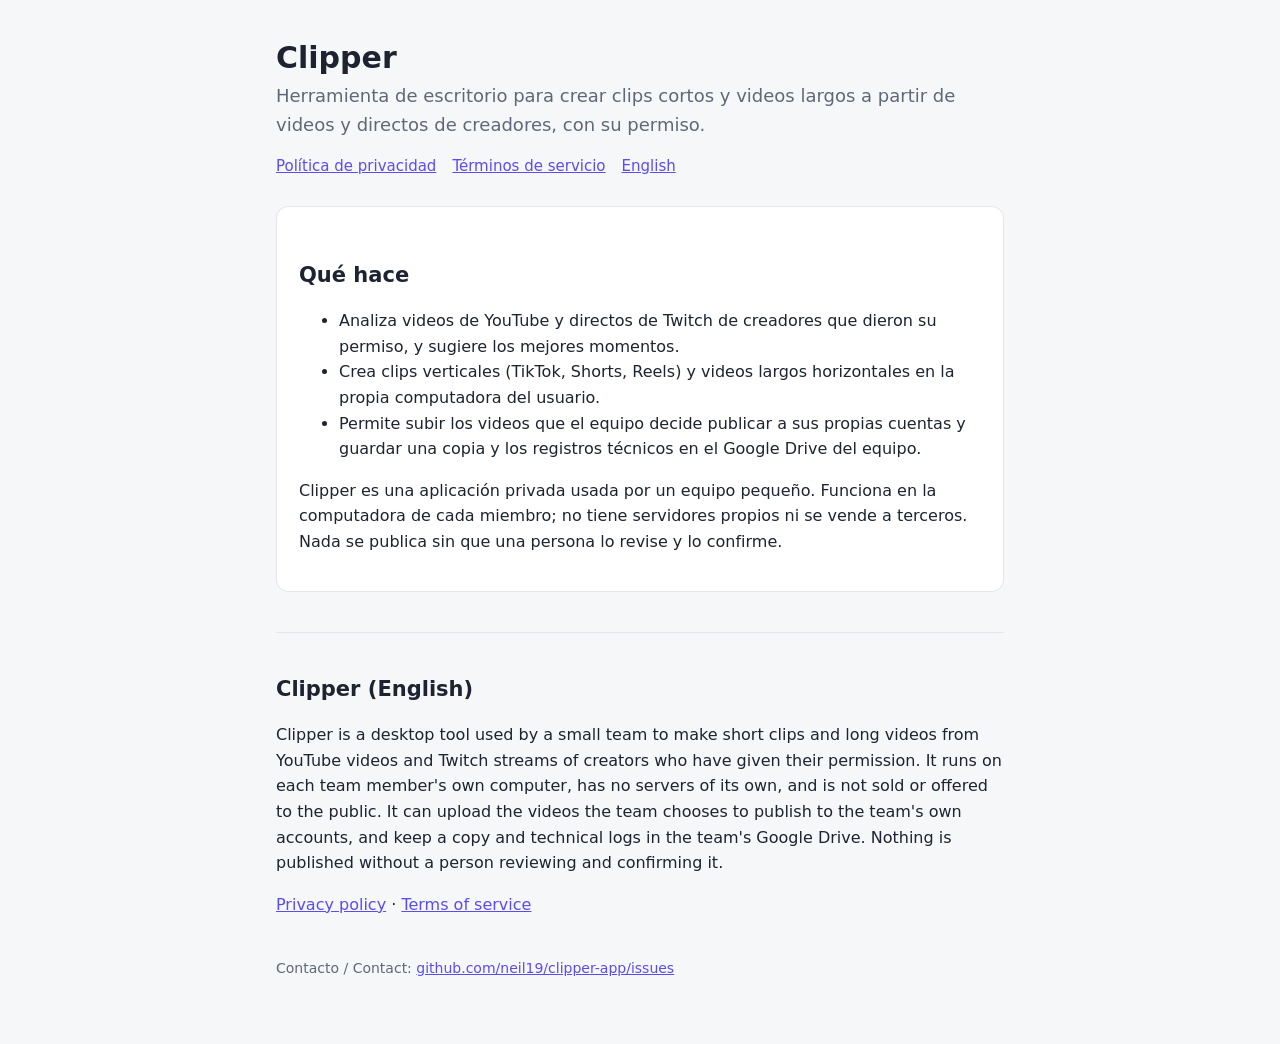
<file: index.html>
<!doctype html>
<html lang="es">
<head>
  <meta charset="utf-8">
  <meta name="viewport" content="width=device-width, initial-scale=1">
  <title>Clipper</title>
  <meta name="description" content="Clipper: herramienta de escritorio para crear clips de videos de creadores con su permiso.">
  <link rel="stylesheet" href="style.css">
</head>
<body>
<main>
  <header>
    <h1>Clipper</h1>
    <p class="lead">Herramienta de escritorio para crear clips cortos y videos largos a partir de videos y directos de creadores, con su permiso.</p>
    <nav>
      <a href="privacidad.html">Política de privacidad</a>
      <a href="terminos.html">Términos de servicio</a>
      <a href="#en">English</a>
    </nav>
  </header>

  <section class="card">
    <h2>Qué hace</h2>
    <ul>
      <li>Analiza videos de YouTube y directos de Twitch de creadores que dieron su permiso, y sugiere los mejores momentos.</li>
      <li>Crea clips verticales (TikTok, Shorts, Reels) y videos largos horizontales en la propia computadora del usuario.</li>
      <li>Permite subir los videos que el equipo decide publicar a sus propias cuentas y guardar una copia y los registros técnicos en el Google Drive del equipo.</li>
    </ul>
    <p>Clipper es una aplicación privada usada por un equipo pequeño. Funciona en la computadora de cada miembro; no tiene servidores propios ni se vende a terceros. Nada se publica sin que una persona lo revise y lo confirme.</p>
  </section>

  <hr id="en">

  <section lang="en">
    <h2>Clipper (English)</h2>
    <p>Clipper is a desktop tool used by a small team to make short clips and long videos from YouTube videos and Twitch streams of creators who have given their permission. It runs on each team member's own computer, has no servers of its own, and is not sold or offered to the public. It can upload the videos the team chooses to publish to the team's own accounts, and keep a copy and technical logs in the team's Google Drive. Nothing is published without a person reviewing and confirming it.</p>
    <p><a href="privacidad.html#en">Privacy policy</a> · <a href="terminos.html#en">Terms of service</a></p>
  </section>

  <footer>
    Contacto / Contact: <a href="https://github.com/neil19/clipper-app/issues">github.com/neil19/clipper-app/issues</a>
  </footer>
</main>
</body>
</html>
</file>
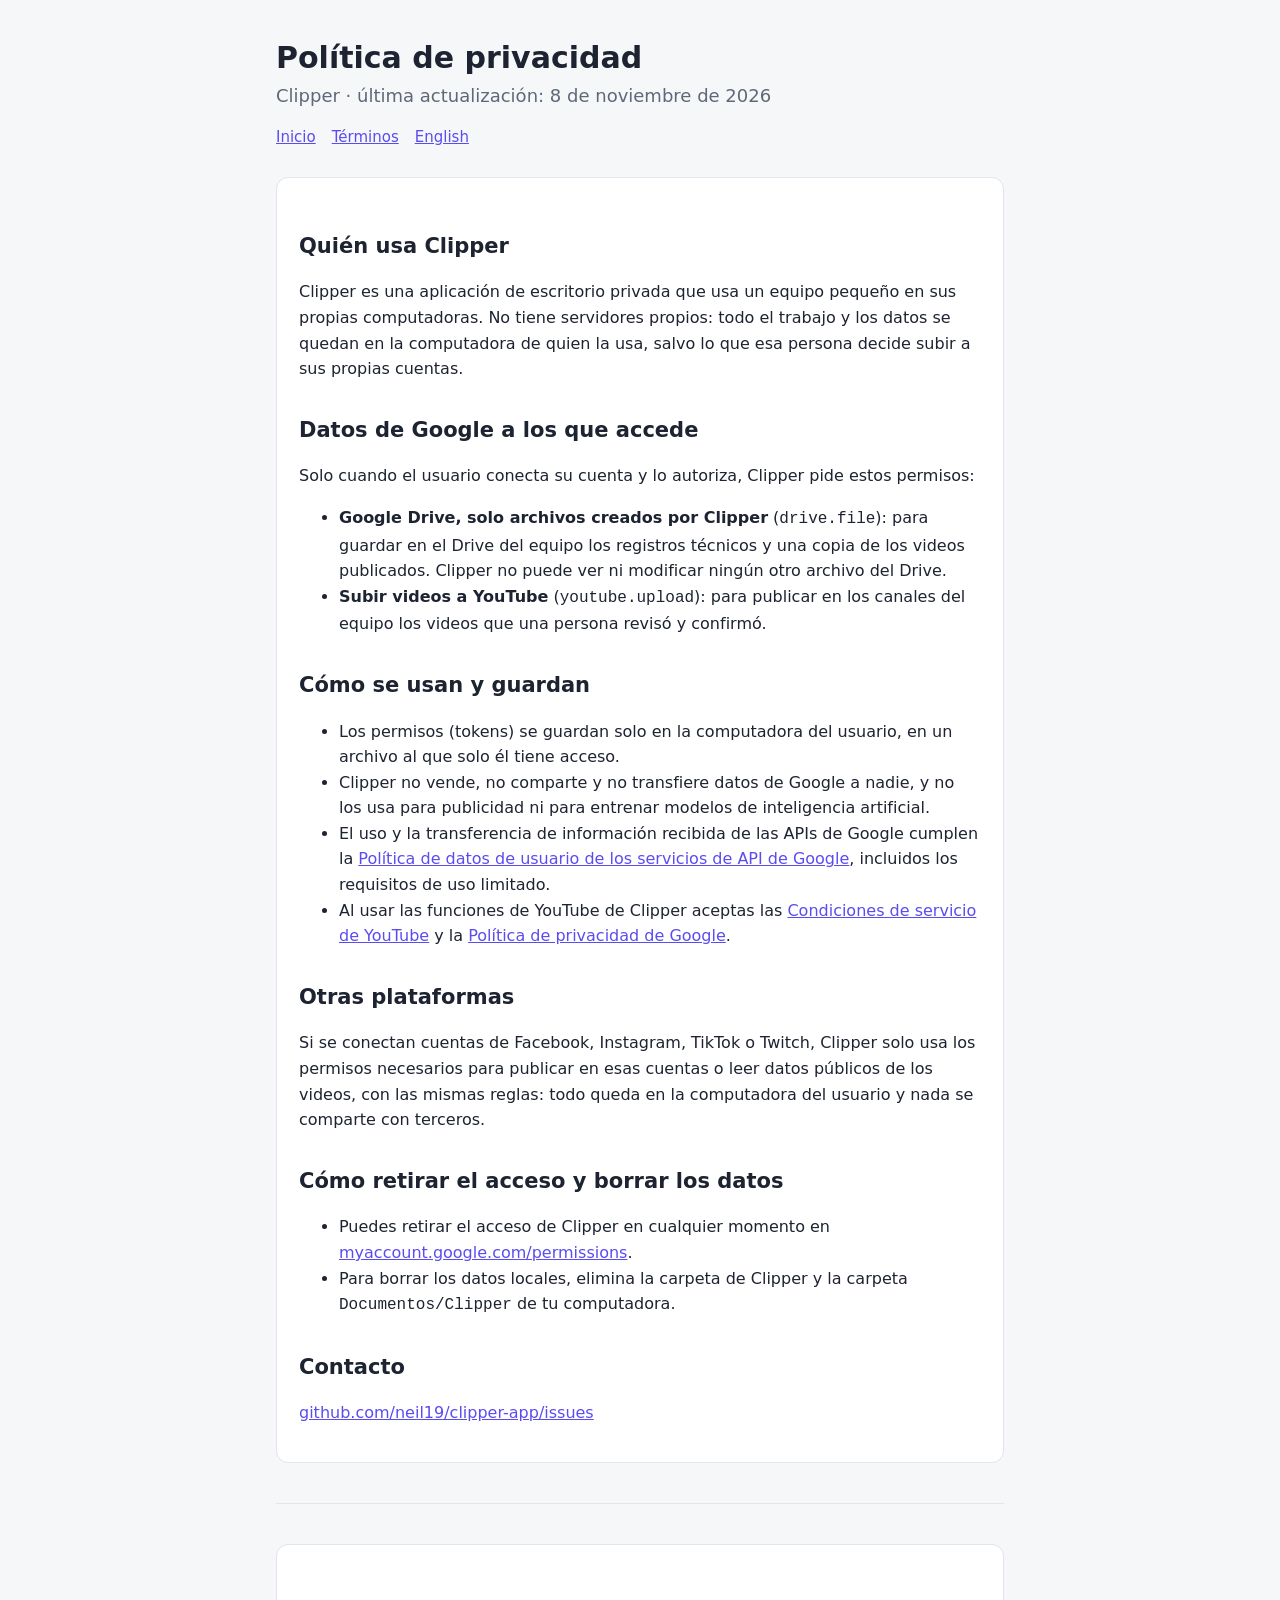
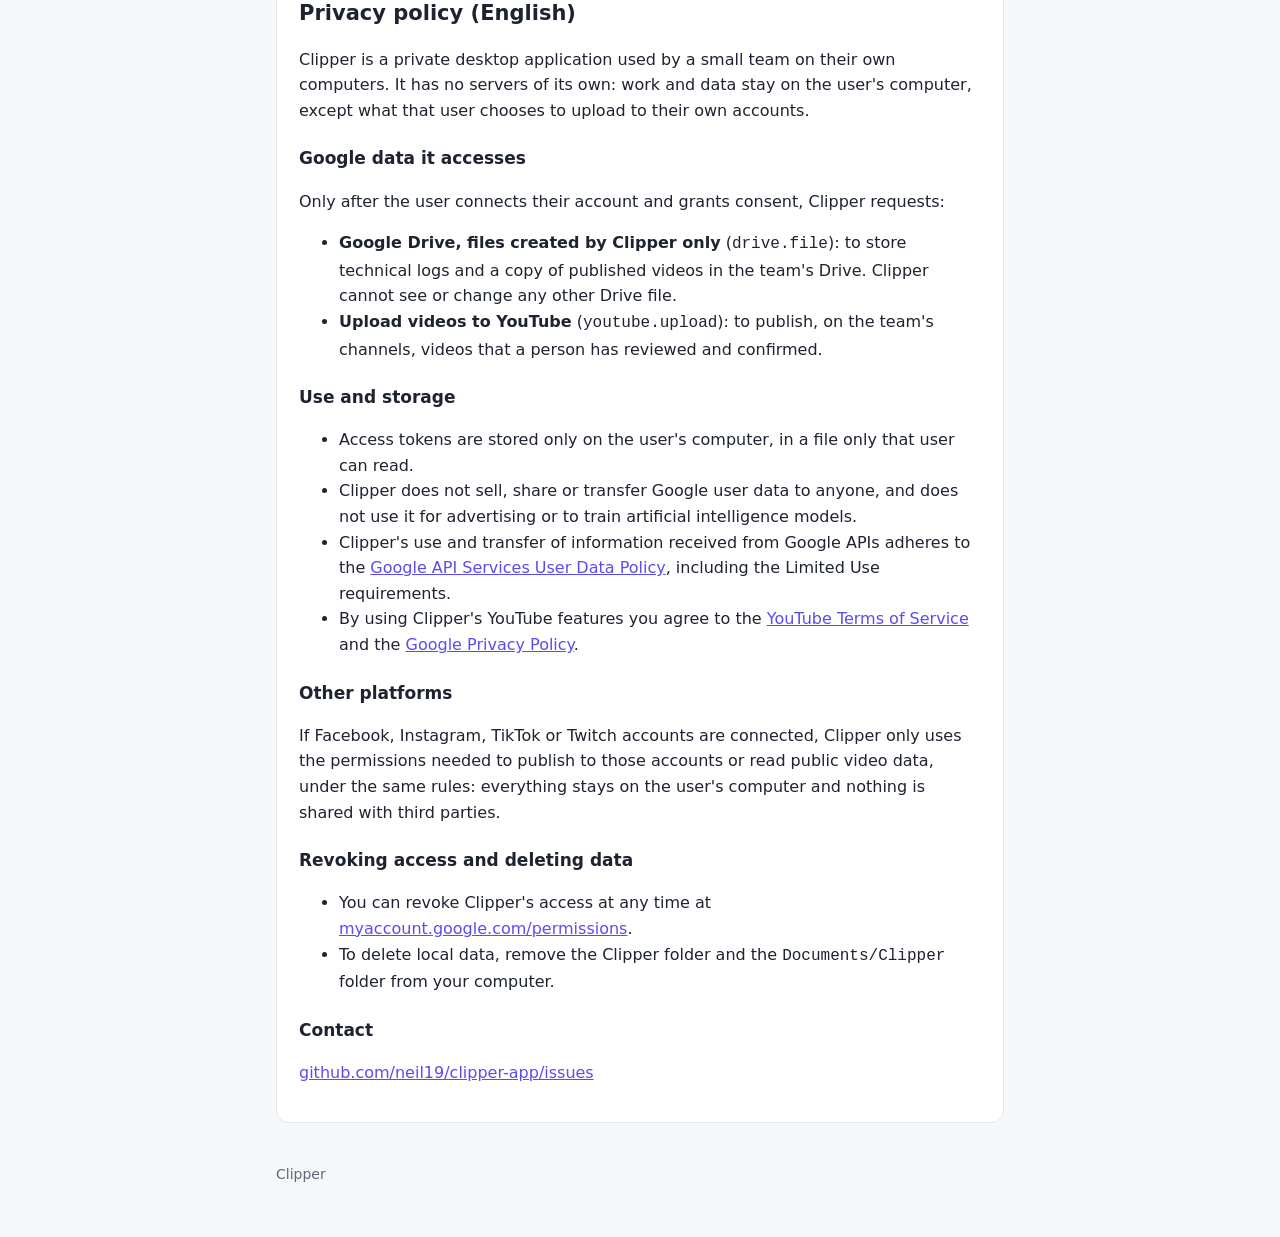
<file: privacidad.html>
<!doctype html>
<html lang="es">
<head>
  <meta charset="utf-8">
  <meta name="viewport" content="width=device-width, initial-scale=1">
  <title>Clipper · Privacidad</title>
  <meta name="description" content="Política de privacidad de Clipper.">
  <link rel="stylesheet" href="style.css">
</head>
<body>
<main>
  <header>
    <h1>Política de privacidad</h1>
    <p class="lead">Clipper · última actualización: 8 de noviembre de 2026</p>
    <nav>
      <a href="index.html">Inicio</a>
      <a href="terminos.html">Términos</a>
      <a href="#en">English</a>
    </nav>
  </header>

  <section class="card">
    <h2>Quién usa Clipper</h2>
    <p>Clipper es una aplicación de escritorio privada que usa un equipo pequeño en sus propias computadoras. No tiene servidores propios: todo el trabajo y los datos se quedan en la computadora de quien la usa, salvo lo que esa persona decide subir a sus propias cuentas.</p>

    <h2>Datos de Google a los que accede</h2>
    <p>Solo cuando el usuario conecta su cuenta y lo autoriza, Clipper pide estos permisos:</p>
    <ul>
      <li><strong>Google Drive, solo archivos creados por Clipper</strong> (<code>drive.file</code>): para guardar en el Drive del equipo los registros técnicos y una copia de los videos publicados. Clipper no puede ver ni modificar ningún otro archivo del Drive.</li>
      <li><strong>Subir videos a YouTube</strong> (<code>youtube.upload</code>): para publicar en los canales del equipo los videos que una persona revisó y confirmó.</li>
    </ul>

    <h2>Cómo se usan y guardan</h2>
    <ul>
      <li>Los permisos (tokens) se guardan solo en la computadora del usuario, en un archivo al que solo él tiene acceso.</li>
      <li>Clipper no vende, no comparte y no transfiere datos de Google a nadie, y no los usa para publicidad ni para entrenar modelos de inteligencia artificial.</li>
      <li>El uso y la transferencia de información recibida de las APIs de Google cumplen la <a href="https://developers.google.com/terms/api-services-user-data-policy">Política de datos de usuario de los servicios de API de Google</a>, incluidos los requisitos de uso limitado.</li>
      <li>Al usar las funciones de YouTube de Clipper aceptas las <a href="https://www.youtube.com/t/terms">Condiciones de servicio de YouTube</a> y la <a href="https://policies.google.com/privacy">Política de privacidad de Google</a>.</li>
    </ul>

    <h2>Otras plataformas</h2>
    <p>Si se conectan cuentas de Facebook, Instagram, TikTok o Twitch, Clipper solo usa los permisos necesarios para publicar en esas cuentas o leer datos públicos de los videos, con las mismas reglas: todo queda en la computadora del usuario y nada se comparte con terceros.</p>

    <h2>Cómo retirar el acceso y borrar los datos</h2>
    <ul>
      <li>Puedes retirar el acceso de Clipper en cualquier momento en <a href="https://myaccount.google.com/permissions">myaccount.google.com/permissions</a>.</li>
      <li>Para borrar los datos locales, elimina la carpeta de Clipper y la carpeta <code>Documentos/Clipper</code> de tu computadora.</li>
    </ul>

    <h2>Contacto</h2>
    <p><a href="https://github.com/neil19/clipper-app/issues">github.com/neil19/clipper-app/issues</a></p>
  </section>

  <hr id="en">

  <section class="card" lang="en">
    <h2>Privacy policy (English)</h2>
    <p>Clipper is a private desktop application used by a small team on their own computers. It has no servers of its own: work and data stay on the user's computer, except what that user chooses to upload to their own accounts.</p>
    <h3>Google data it accesses</h3>
    <p>Only after the user connects their account and grants consent, Clipper requests:</p>
    <ul>
      <li><strong>Google Drive, files created by Clipper only</strong> (<code>drive.file</code>): to store technical logs and a copy of published videos in the team's Drive. Clipper cannot see or change any other Drive file.</li>
      <li><strong>Upload videos to YouTube</strong> (<code>youtube.upload</code>): to publish, on the team's channels, videos that a person has reviewed and confirmed.</li>
    </ul>
    <h3>Use and storage</h3>
    <ul>
      <li>Access tokens are stored only on the user's computer, in a file only that user can read.</li>
      <li>Clipper does not sell, share or transfer Google user data to anyone, and does not use it for advertising or to train artificial intelligence models.</li>
      <li>Clipper's use and transfer of information received from Google APIs adheres to the <a href="https://developers.google.com/terms/api-services-user-data-policy">Google API Services User Data Policy</a>, including the Limited Use requirements.</li>
      <li>By using Clipper's YouTube features you agree to the <a href="https://www.youtube.com/t/terms">YouTube Terms of Service</a> and the <a href="https://policies.google.com/privacy">Google Privacy Policy</a>.</li>
    </ul>
    <h3>Other platforms</h3>
    <p>If Facebook, Instagram, TikTok or Twitch accounts are connected, Clipper only uses the permissions needed to publish to those accounts or read public video data, under the same rules: everything stays on the user's computer and nothing is shared with third parties.</p>
    <h3>Revoking access and deleting data</h3>
    <ul>
      <li>You can revoke Clipper's access at any time at <a href="https://myaccount.google.com/permissions">myaccount.google.com/permissions</a>.</li>
      <li>To delete local data, remove the Clipper folder and the <code>Documents/Clipper</code> folder from your computer.</li>
    </ul>
    <h3>Contact</h3>
    <p><a href="https://github.com/neil19/clipper-app/issues">github.com/neil19/clipper-app/issues</a></p>
  </section>

  <footer>Clipper</footer>
</main>
</body>
</html>
</file>
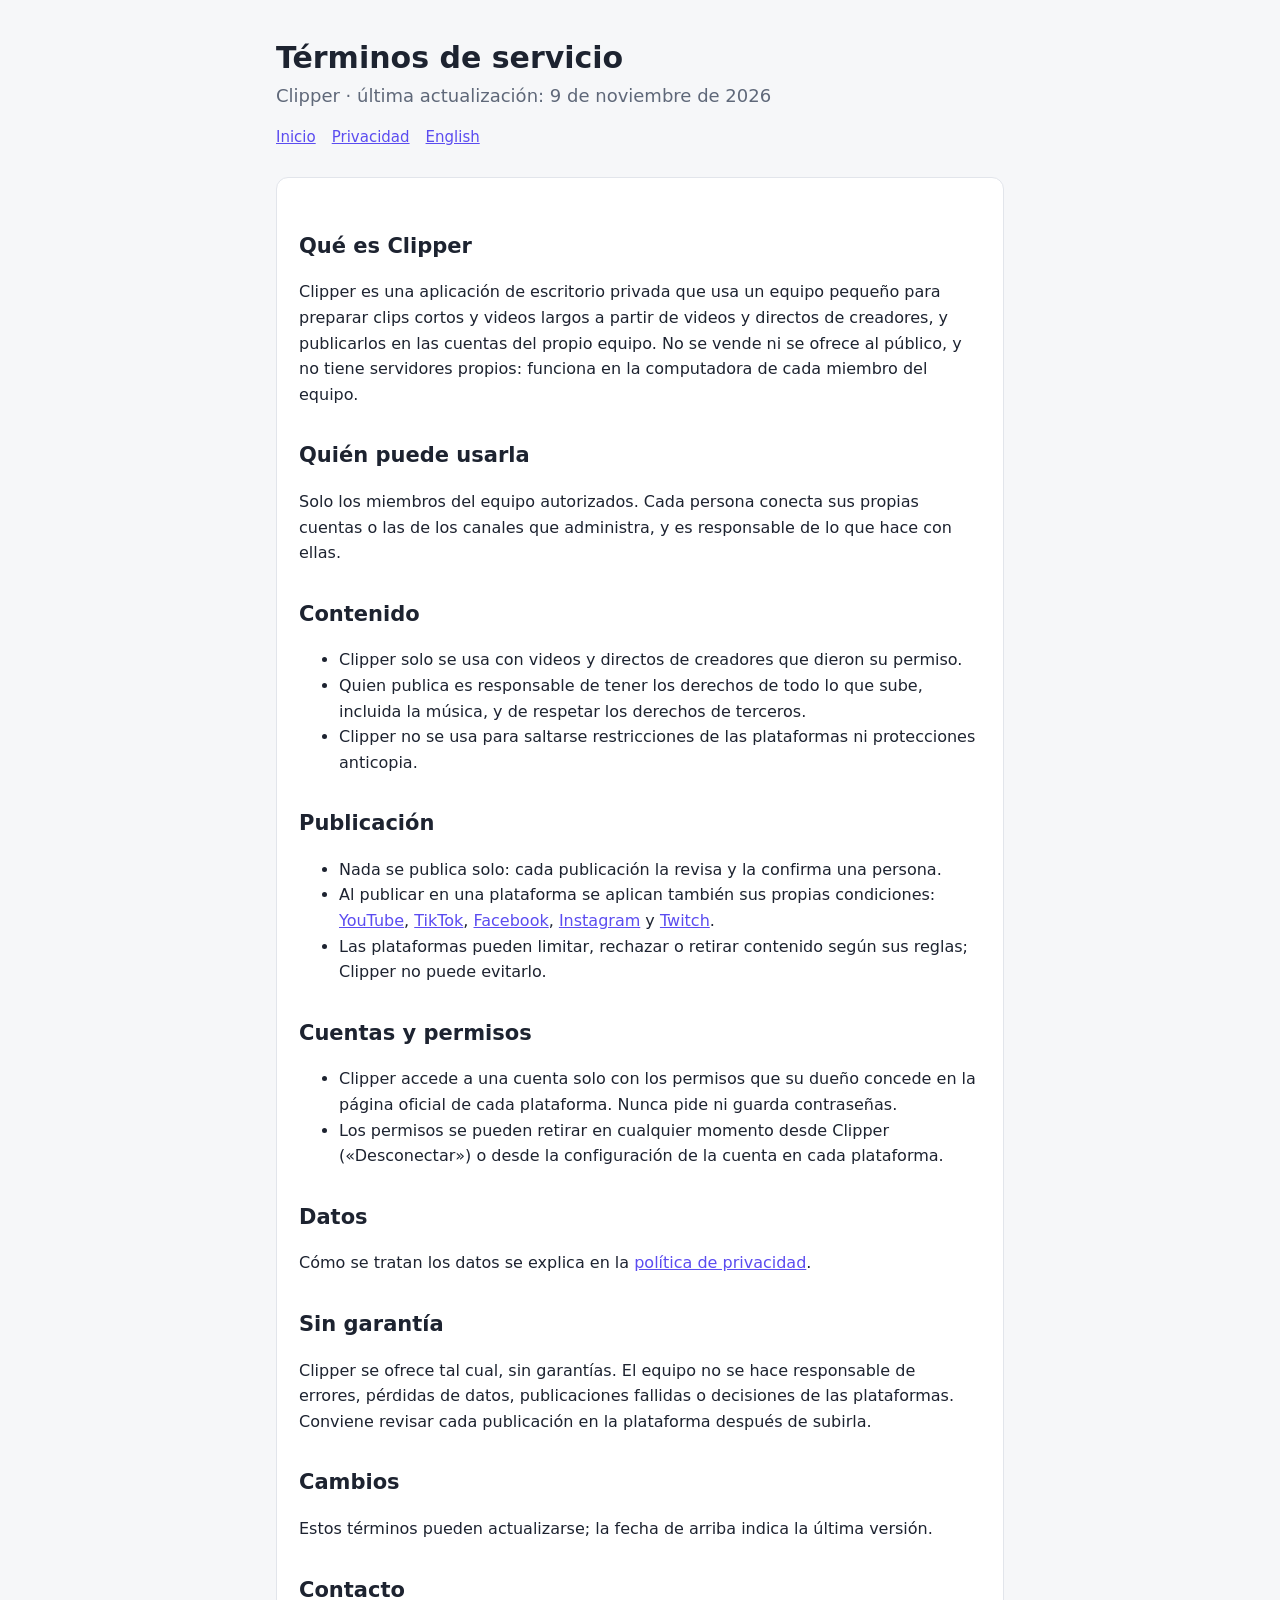
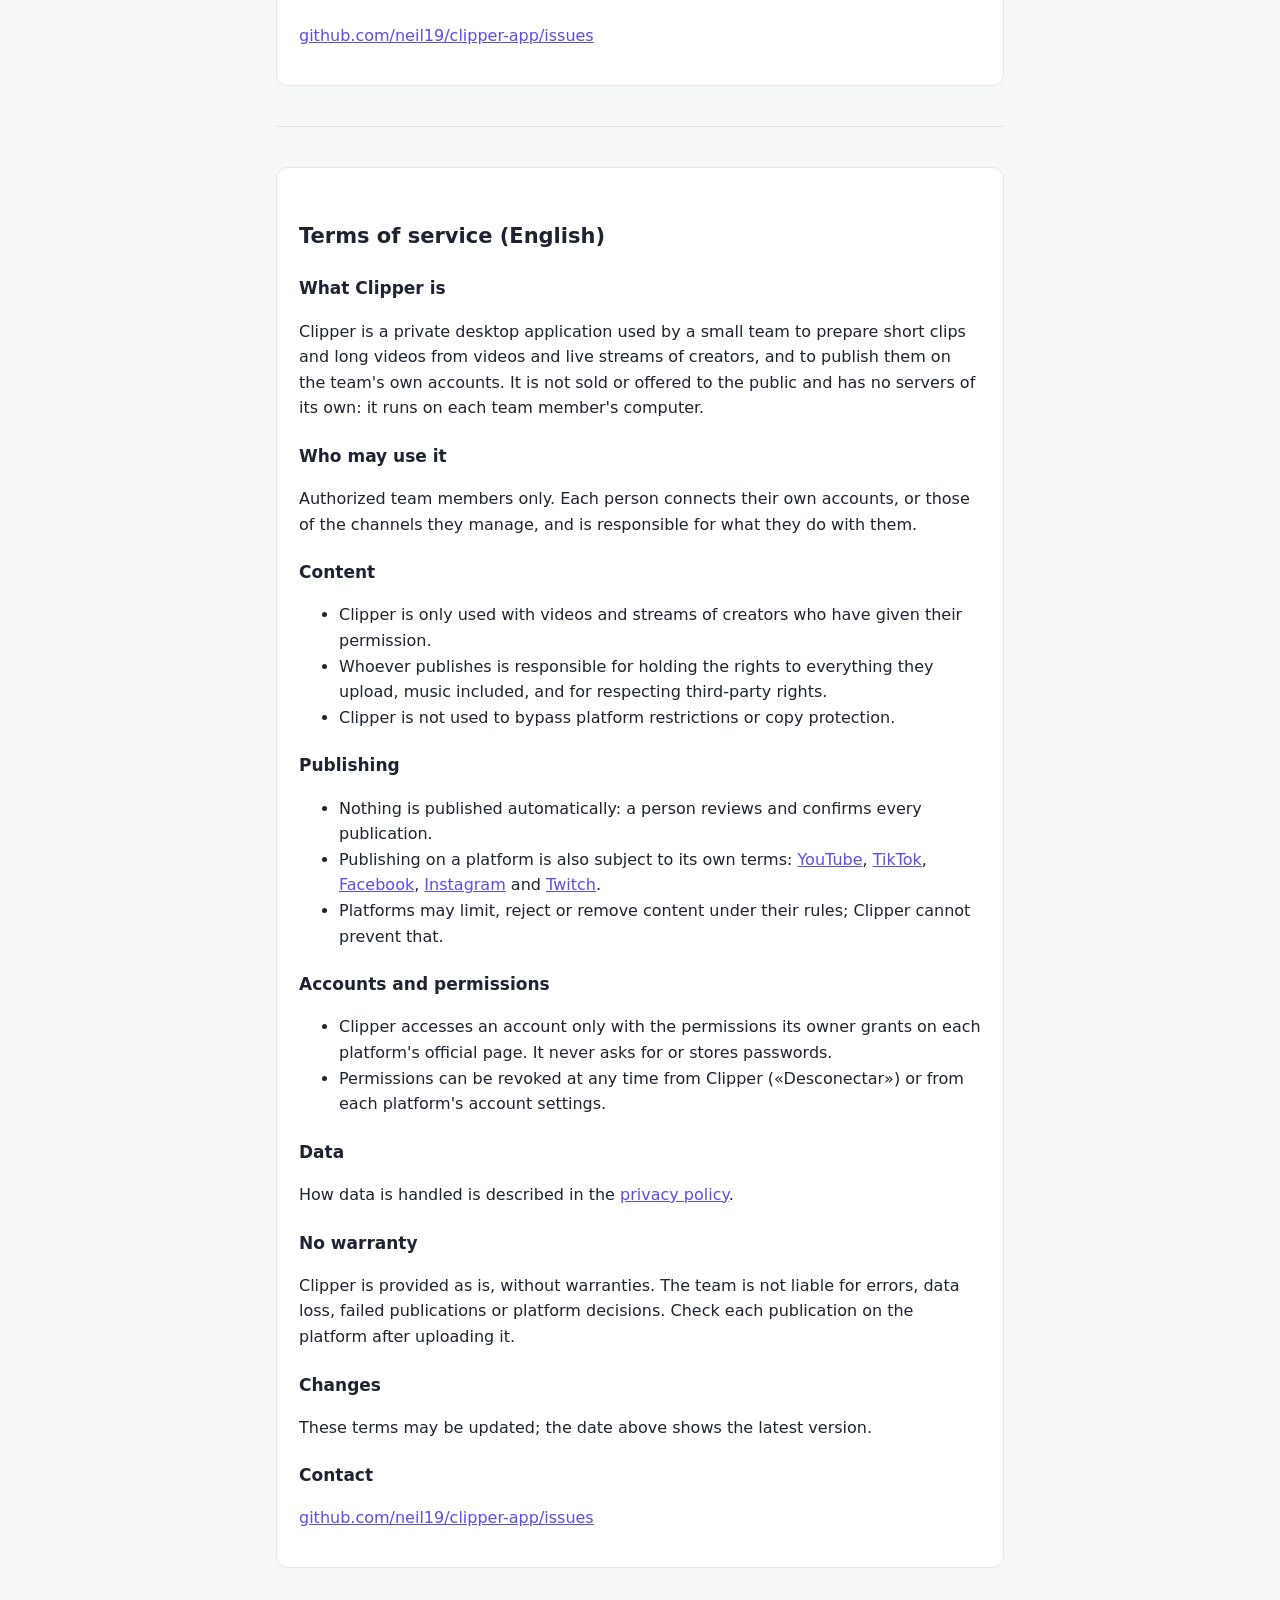
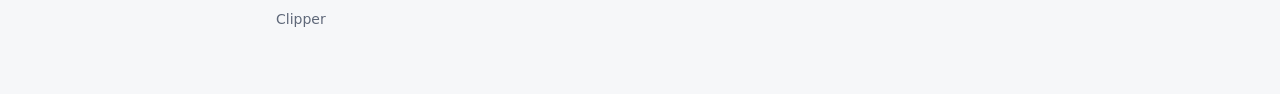
<file: terminos.html>
<!doctype html>
<html lang="es">
<head>
  <meta charset="utf-8">
  <meta name="viewport" content="width=device-width, initial-scale=1">
  <title>Clipper · Términos</title>
  <meta name="description" content="Términos de servicio de Clipper.">
  <link rel="stylesheet" href="style.css">
</head>
<body>
<main>
  <header>
    <h1>Términos de servicio</h1>
    <p class="lead">Clipper · última actualización: 9 de noviembre de 2026</p>
    <nav>
      <a href="index.html">Inicio</a>
      <a href="privacidad.html">Privacidad</a>
      <a href="#en">English</a>
    </nav>
  </header>

  <section class="card">
    <h2>Qué es Clipper</h2>
    <p>Clipper es una aplicación de escritorio privada que usa un equipo pequeño para preparar clips cortos y videos largos a partir de videos y directos de creadores, y publicarlos en las cuentas del propio equipo. No se vende ni se ofrece al público, y no tiene servidores propios: funciona en la computadora de cada miembro del equipo.</p>

    <h2>Quién puede usarla</h2>
    <p>Solo los miembros del equipo autorizados. Cada persona conecta sus propias cuentas o las de los canales que administra, y es responsable de lo que hace con ellas.</p>

    <h2>Contenido</h2>
    <ul>
      <li>Clipper solo se usa con videos y directos de creadores que dieron su permiso.</li>
      <li>Quien publica es responsable de tener los derechos de todo lo que sube, incluida la música, y de respetar los derechos de terceros.</li>
      <li>Clipper no se usa para saltarse restricciones de las plataformas ni protecciones anticopia.</li>
    </ul>

    <h2>Publicación</h2>
    <ul>
      <li>Nada se publica solo: cada publicación la revisa y la confirma una persona.</li>
      <li>Al publicar en una plataforma se aplican también sus propias condiciones: <a href="https://www.youtube.com/t/terms">YouTube</a>, <a href="https://www.tiktok.com/legal/terms-of-service">TikTok</a>, <a href="https://www.facebook.com/terms">Facebook</a>, <a href="https://help.instagram.com/581066165581870">Instagram</a> y <a href="https://www.twitch.tv/p/legal/terms-of-service/">Twitch</a>.</li>
      <li>Las plataformas pueden limitar, rechazar o retirar contenido según sus reglas; Clipper no puede evitarlo.</li>
    </ul>

    <h2>Cuentas y permisos</h2>
    <ul>
      <li>Clipper accede a una cuenta solo con los permisos que su dueño concede en la página oficial de cada plataforma. Nunca pide ni guarda contraseñas.</li>
      <li>Los permisos se pueden retirar en cualquier momento desde Clipper («Desconectar») o desde la configuración de la cuenta en cada plataforma.</li>
    </ul>

    <h2>Datos</h2>
    <p>Cómo se tratan los datos se explica en la <a href="privacidad.html">política de privacidad</a>.</p>

    <h2>Sin garantía</h2>
    <p>Clipper se ofrece tal cual, sin garantías. El equipo no se hace responsable de errores, pérdidas de datos, publicaciones fallidas o decisiones de las plataformas. Conviene revisar cada publicación en la plataforma después de subirla.</p>

    <h2>Cambios</h2>
    <p>Estos términos pueden actualizarse; la fecha de arriba indica la última versión.</p>

    <h2>Contacto</h2>
    <p><a href="https://github.com/neil19/clipper-app/issues">github.com/neil19/clipper-app/issues</a></p>
  </section>

  <hr id="en">

  <section class="card" lang="en">
    <h2>Terms of service (English)</h2>
    <h3>What Clipper is</h3>
    <p>Clipper is a private desktop application used by a small team to prepare short clips and long videos from videos and live streams of creators, and to publish them on the team's own accounts. It is not sold or offered to the public and has no servers of its own: it runs on each team member's computer.</p>
    <h3>Who may use it</h3>
    <p>Authorized team members only. Each person connects their own accounts, or those of the channels they manage, and is responsible for what they do with them.</p>
    <h3>Content</h3>
    <ul>
      <li>Clipper is only used with videos and streams of creators who have given their permission.</li>
      <li>Whoever publishes is responsible for holding the rights to everything they upload, music included, and for respecting third-party rights.</li>
      <li>Clipper is not used to bypass platform restrictions or copy protection.</li>
    </ul>
    <h3>Publishing</h3>
    <ul>
      <li>Nothing is published automatically: a person reviews and confirms every publication.</li>
      <li>Publishing on a platform is also subject to its own terms: <a href="https://www.youtube.com/t/terms">YouTube</a>, <a href="https://www.tiktok.com/legal/terms-of-service">TikTok</a>, <a href="https://www.facebook.com/terms">Facebook</a>, <a href="https://help.instagram.com/581066165581870">Instagram</a> and <a href="https://www.twitch.tv/p/legal/terms-of-service/">Twitch</a>.</li>
      <li>Platforms may limit, reject or remove content under their rules; Clipper cannot prevent that.</li>
    </ul>
    <h3>Accounts and permissions</h3>
    <ul>
      <li>Clipper accesses an account only with the permissions its owner grants on each platform's official page. It never asks for or stores passwords.</li>
      <li>Permissions can be revoked at any time from Clipper («Desconectar») or from each platform's account settings.</li>
    </ul>
    <h3>Data</h3>
    <p>How data is handled is described in the <a href="privacidad.html#en">privacy policy</a>.</p>
    <h3>No warranty</h3>
    <p>Clipper is provided as is, without warranties. The team is not liable for errors, data loss, failed publications or platform decisions. Check each publication on the platform after uploading it.</p>
    <h3>Changes</h3>
    <p>These terms may be updated; the date above shows the latest version.</p>
    <h3>Contact</h3>
    <p><a href="https://github.com/neil19/clipper-app/issues">github.com/neil19/clipper-app/issues</a></p>
  </section>

  <footer>Clipper</footer>
</main>
</body>
</html>
</file>
<file: style.css>
:root {
  --bg: #f6f7f9;
  --panel: #ffffff;
  --text: #1d2330;
  --muted: #5f6879;
  --line: #e2e5eb;
  --accent: #5b4cf0;
}
@media (prefers-color-scheme: dark) {
  :root {
    --bg: #14161b;
    --panel: #1d2028;
    --text: #e8eaf0;
    --muted: #a3aabb;
    --line: #2d313c;
    --accent: #9a90ff;
  }
}
* { box-sizing: border-box; }
body {
  margin: 0;
  background: var(--bg);
  color: var(--text);
  font: 16px/1.6 system-ui, -apple-system, "Segoe UI", Roboto, sans-serif;
}
main {
  max-width: 760px;
  margin: 0 auto;
  padding: 40px 16px 64px;
}
header { margin-bottom: 28px; }
h1 { font-size: 30px; line-height: 1.2; margin: 0 0 6px; }
h2 { font-size: 21px; margin: 32px 0 8px; }
h3 { font-size: 17px; margin: 22px 0 6px; }
p, li { color: var(--text); }
.lead { font-size: 18px; color: var(--muted); margin: 0; }
.card {
  background: var(--panel);
  border: 1px solid var(--line);
  border-radius: 12px;
  padding: 20px 22px;
  margin-top: 20px;
}
a { color: var(--accent); }
nav { display: flex; gap: 16px; flex-wrap: wrap; margin-top: 14px; font-size: 15px; }
footer { margin-top: 40px; font-size: 14px; color: var(--muted); }
hr { border: 0; border-top: 1px solid var(--line); margin: 40px 0; }
</file>
